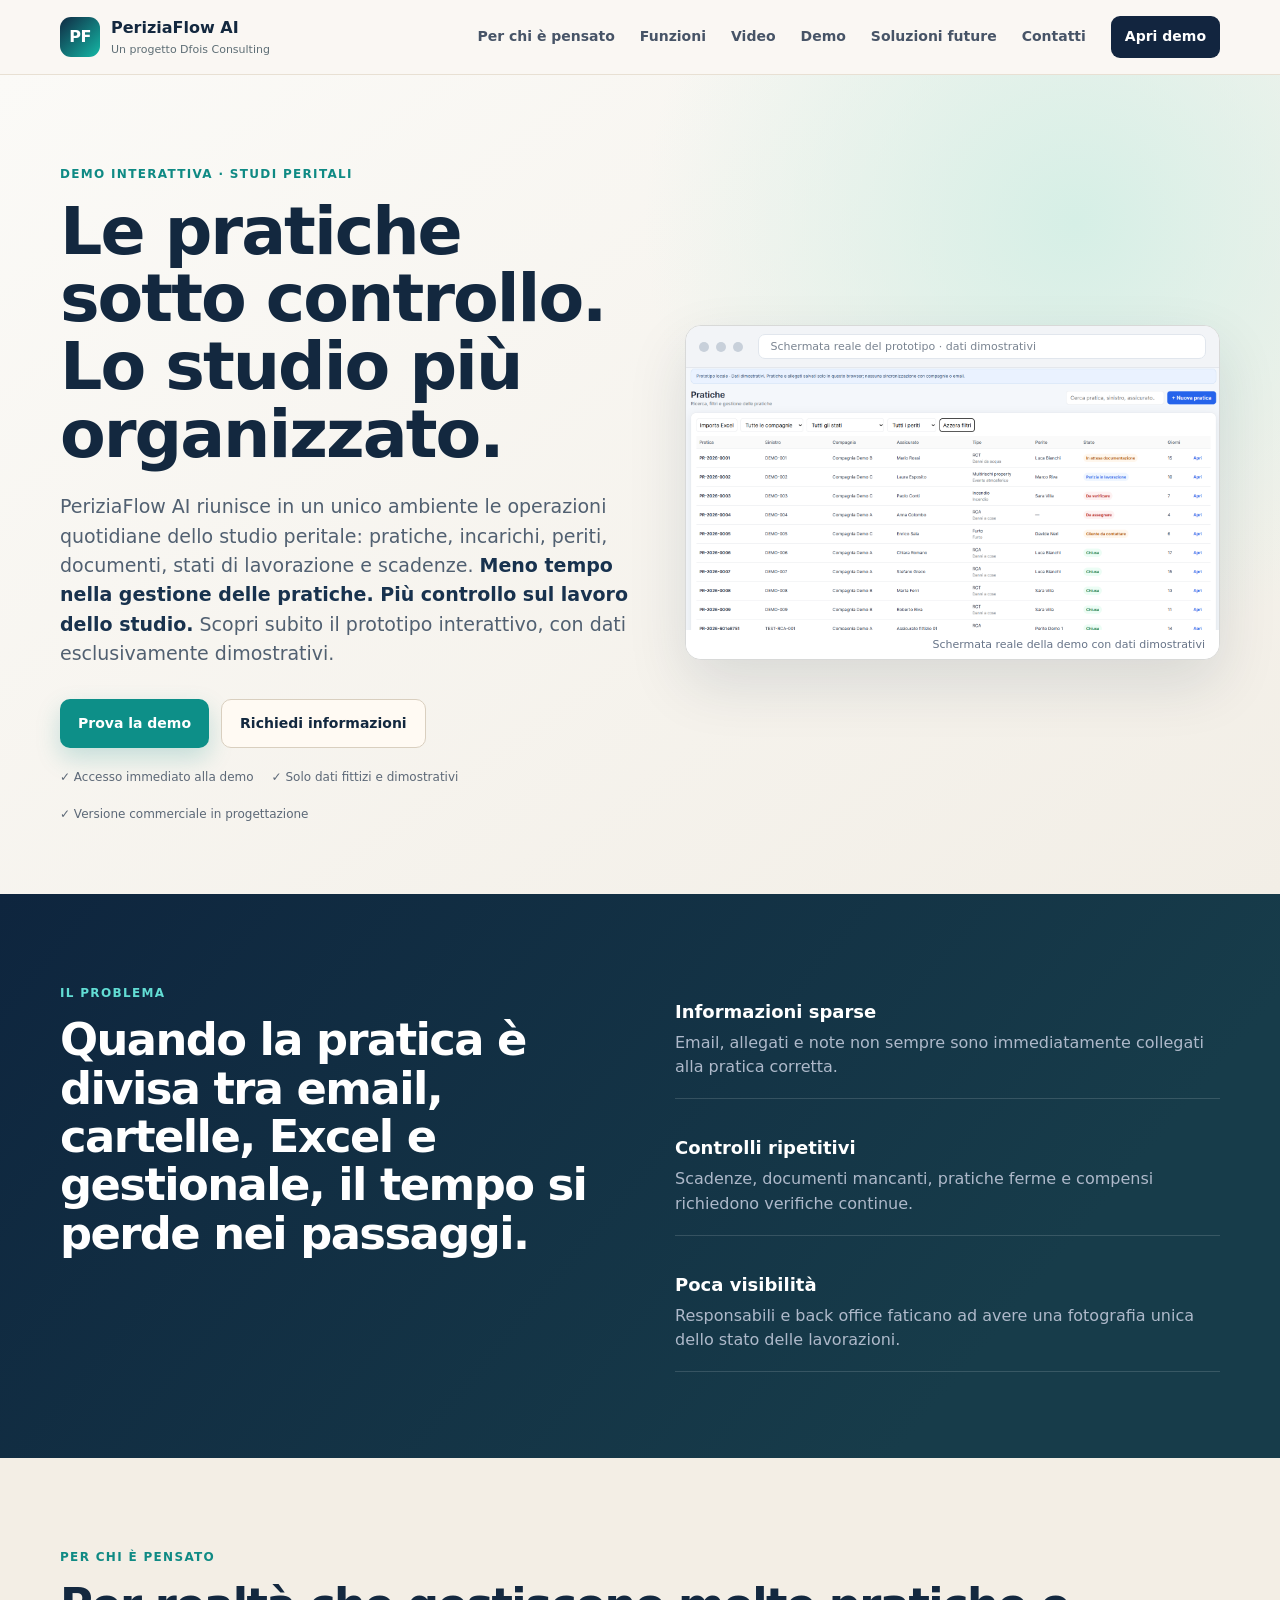
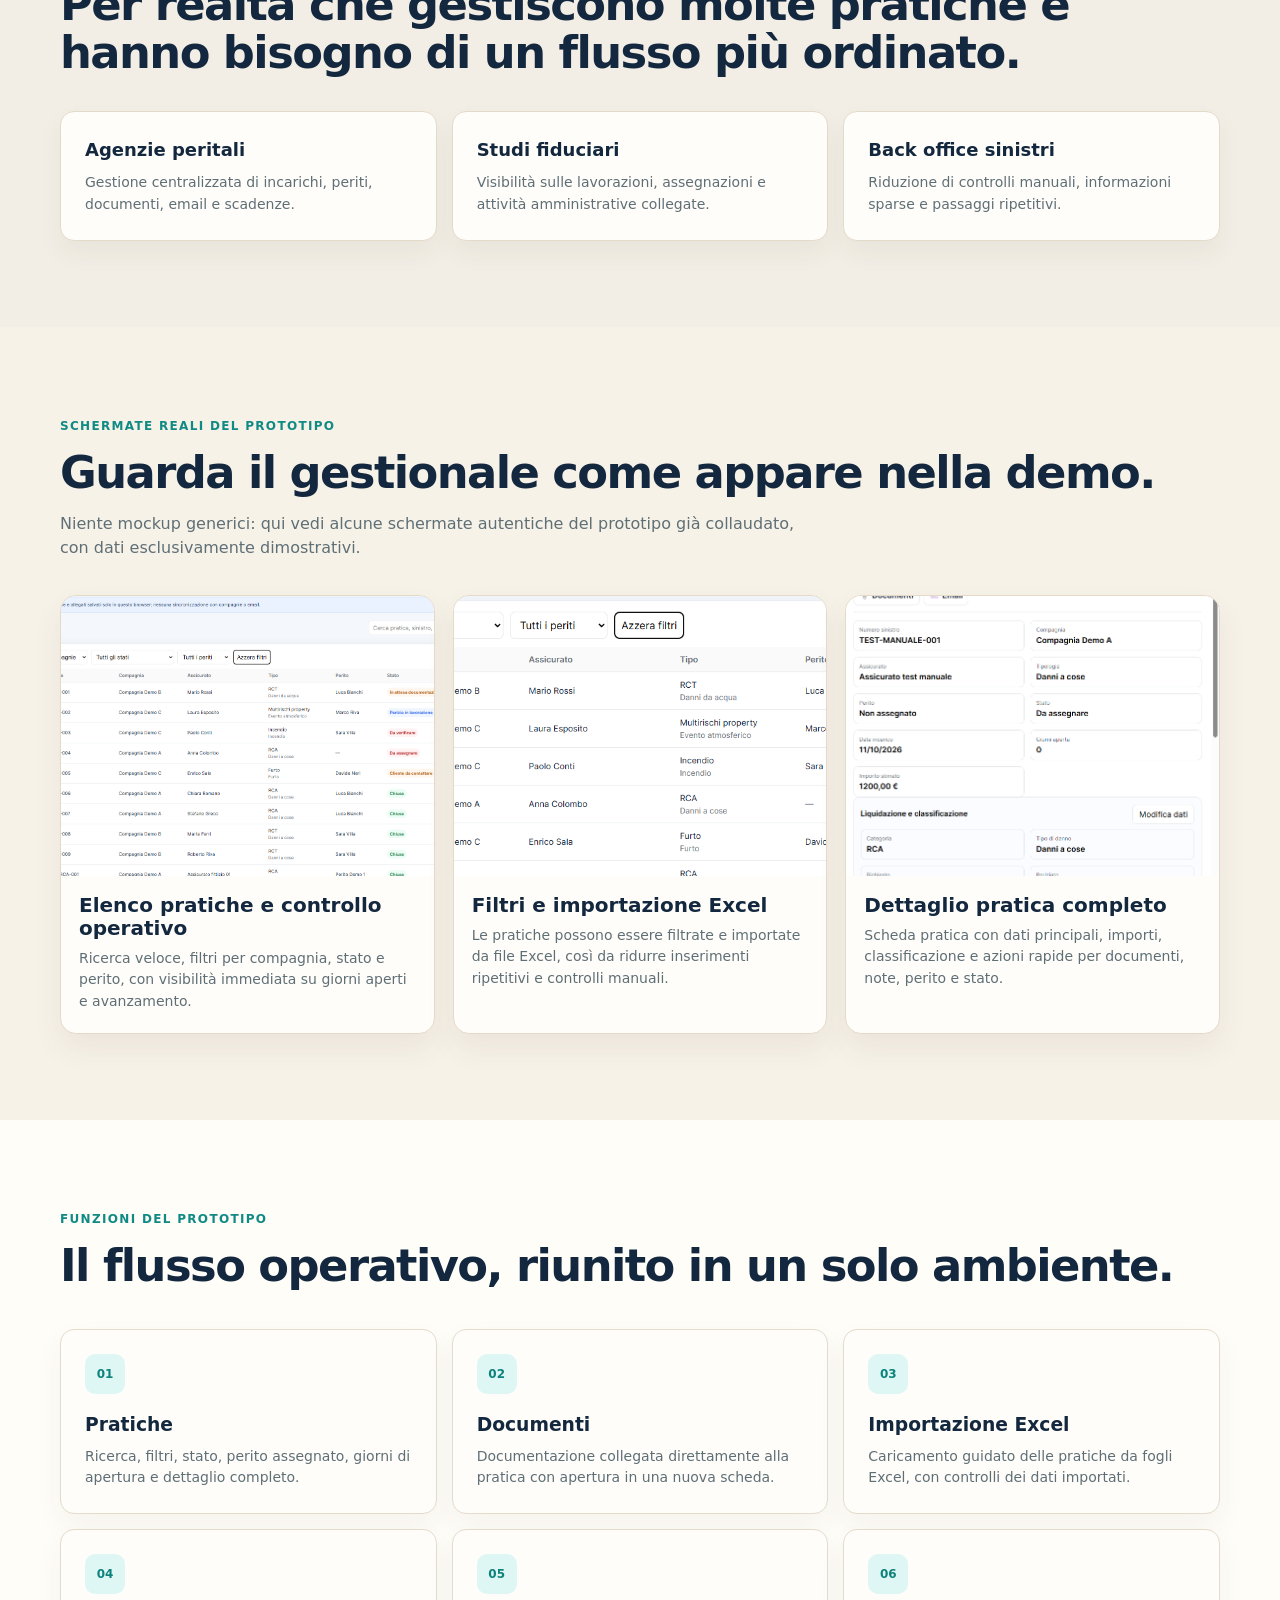
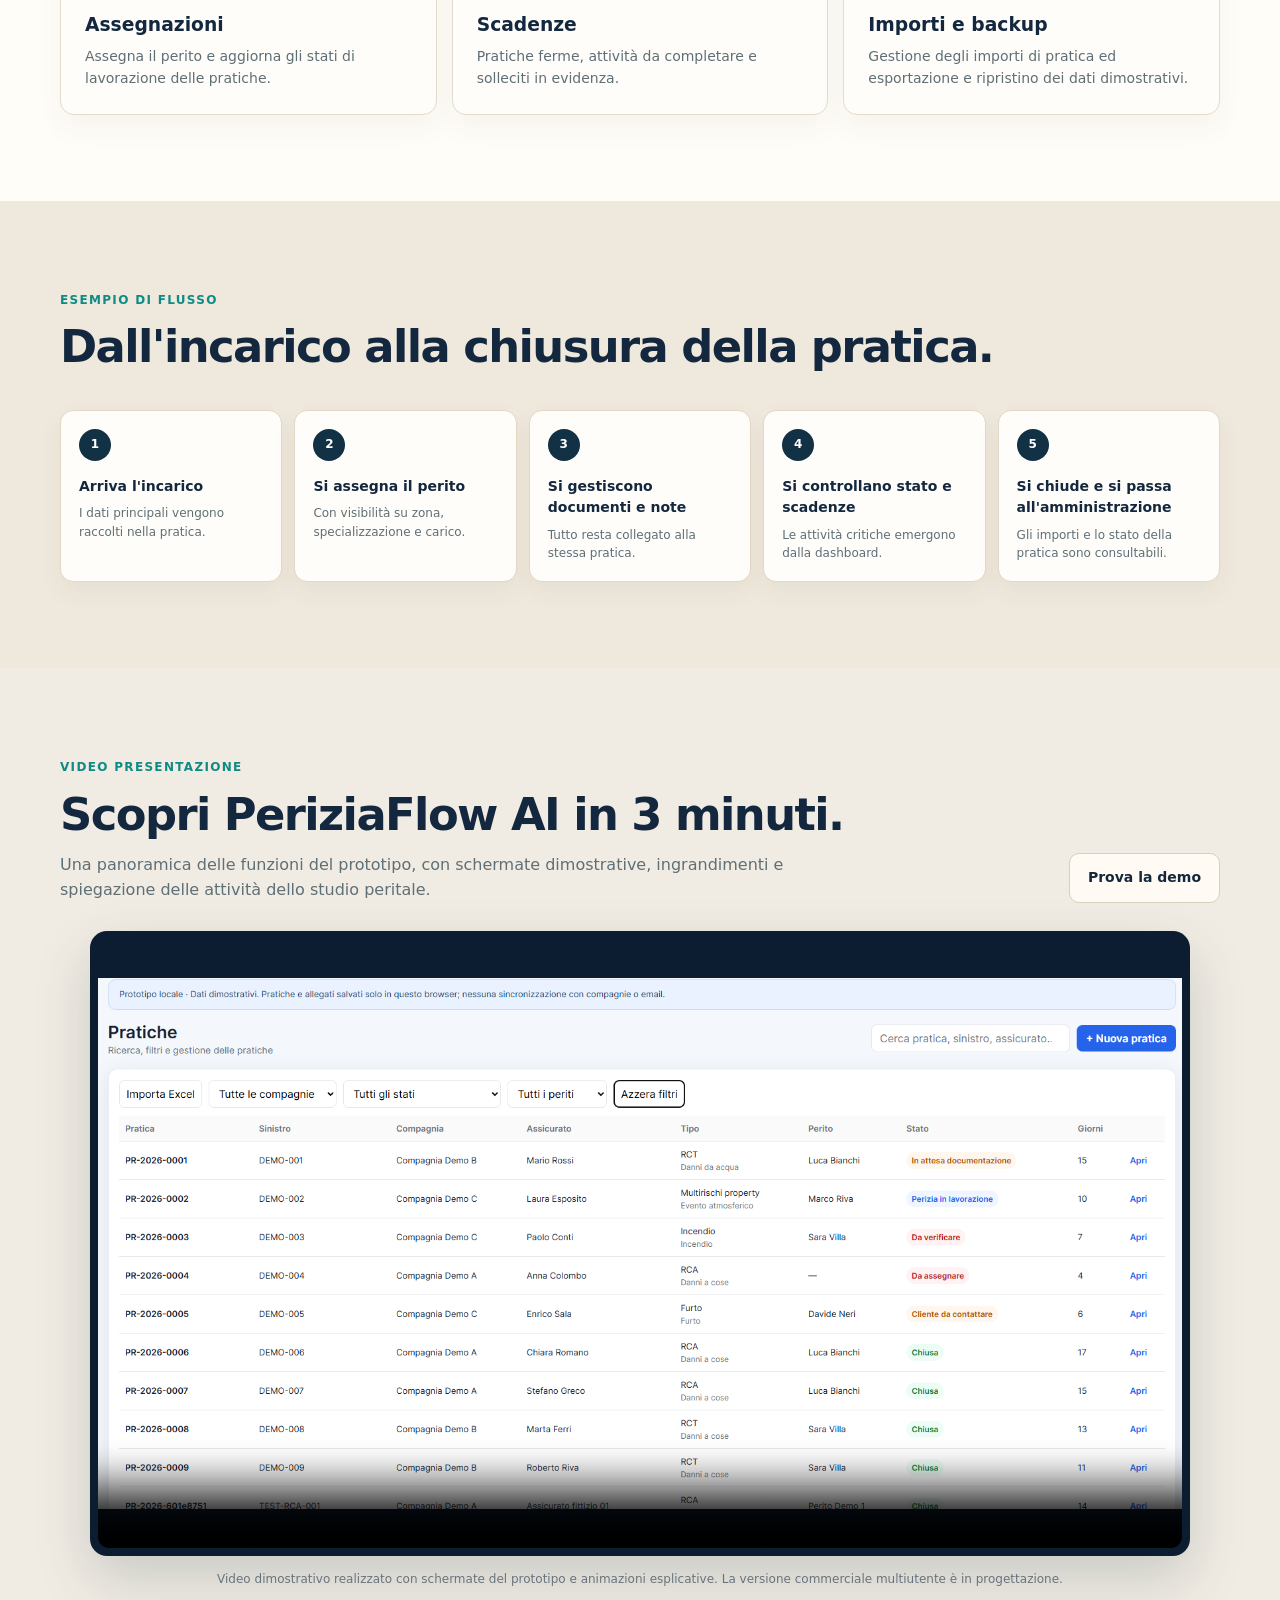
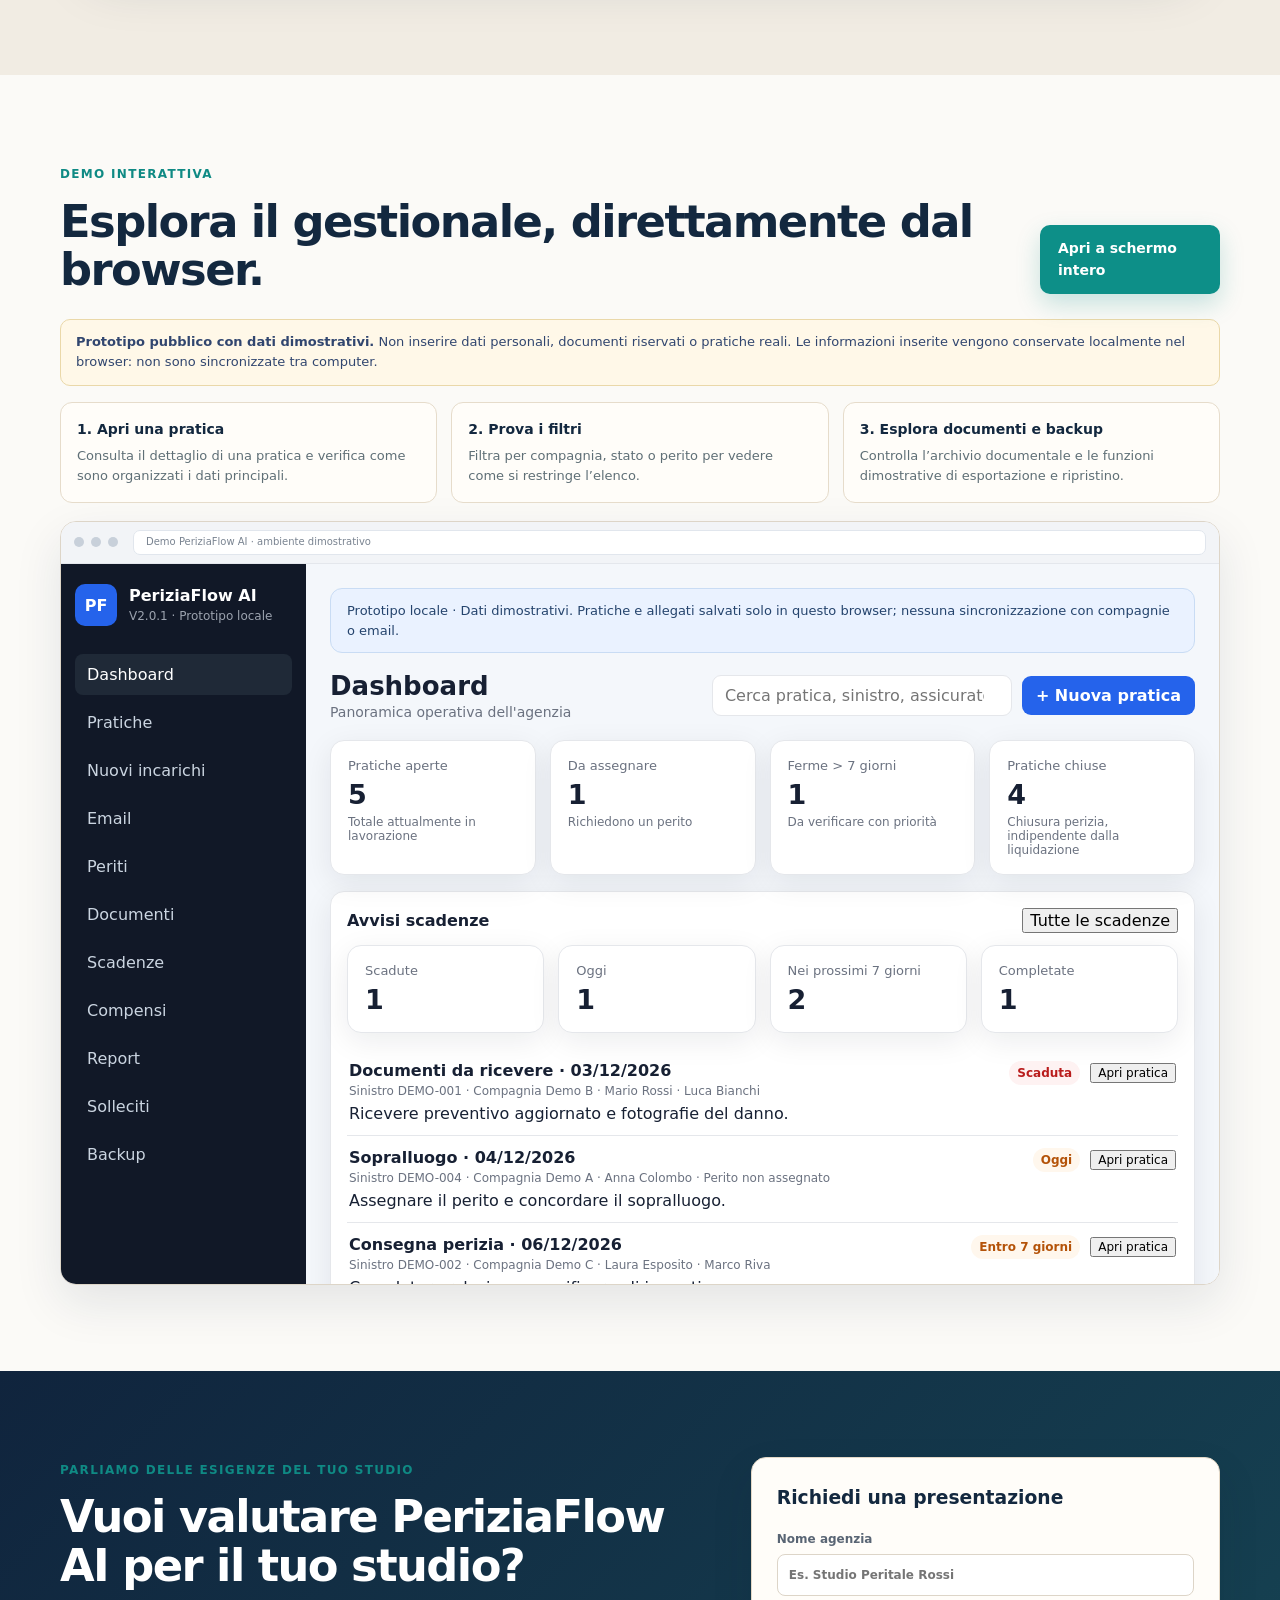
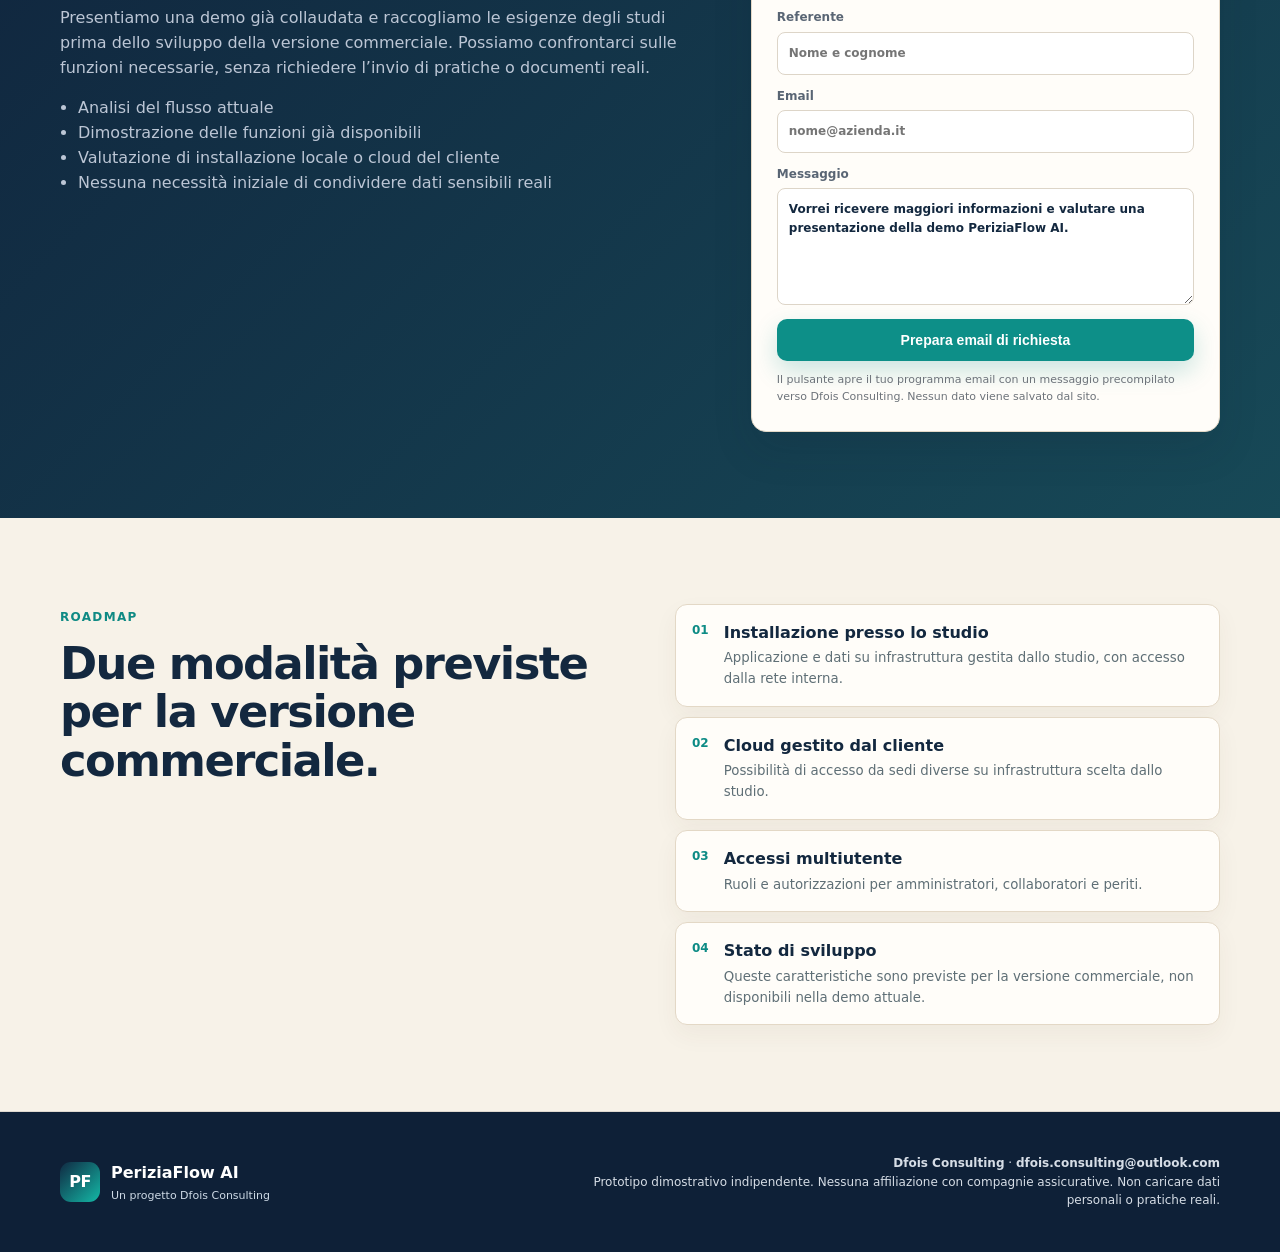
<file: index.html>
<!doctype html>
<html lang="it">
<head>
  <meta charset="utf-8" />
  <meta name="viewport" content="width=device-width, initial-scale=1" />
  <meta name="description" content="Scopri PeriziaFlow AI: demo interattiva del gestionale per studi peritali. Pratiche, documenti, periti, scadenze e importazione Excel in un solo ambiente." />
  <title>PeriziaFlow AI | Gestione pratiche per studi peritali</title>
  <link rel="stylesheet" href="site.css" />
  <link rel="stylesheet" href="palette-hybrid.css" />
</head>
<body>
  <header class="site-header">
    <div class="container nav-wrap">
      <a class="brand" href="#top" aria-label="PeriziaFlow AI home">
        <span class="brand-mark">PF</span>
        <span><strong>PeriziaFlow AI</strong><small>Un progetto Dfois Consulting</small></span>
      </a>
      <nav>
        <a href="#destinatari">Per chi è pensato</a>
        <a href="#funzioni">Funzioni</a>
        <a href="#video">Video</a>
        <a href="#demo">Demo</a>
        <a href="#soluzione">Soluzioni future</a><a href="#pilota">Contatti</a>
        <a class="nav-cta" href="demo/index.html" target="_blank" rel="noopener">Apri demo</a>
      </nav>
    </div>
  </header>

  <main id="top">
    <section class="hero">
      <div class="container hero-grid">
        <div class="hero-copy">
          <span class="eyebrow">DEMO INTERATTIVA · STUDI PERITALI</span>
          <h1>Le pratiche sotto controllo. Lo studio più organizzato.</h1>
          <p class="lead">PeriziaFlow AI riunisce in un unico ambiente le operazioni quotidiane dello studio peritale: pratiche, incarichi, periti, documenti, stati di lavorazione e scadenze. <strong>Meno tempo nella gestione delle pratiche. Più controllo sul lavoro dello studio.</strong> Scopri subito il prototipo interattivo, con dati esclusivamente dimostrativi.</p>
          <div class="hero-actions">
            <a class="btn primary" href="demo/index.html" target="_blank" rel="noopener">Prova la demo</a>
            <a class="btn secondary" href="#pilota">Richiedi informazioni</a>
          </div>
          <div class="trust-line">
            <span>✓ Accesso immediato alla demo</span>
            <span>✓ Solo dati fittizi e dimostrativi</span>
            <span>✓ Versione commerciale in progettazione</span>
          </div>
        </div>

        <div class="hero-panel real-shot" aria-label="Schermata reale del prototipo PeriziaFlow AI">
          <div class="browser-bar"><span></span><span></span><span></span><div>Schermata reale del prototipo · dati dimostrativi</div></div>
          <img src="assets/screen-pratiche.png" alt="Elenco pratiche di PeriziaFlow AI con filtri e stati di lavorazione">
        </div>
      </div>
    </section>

    <section class="problem section">
      <div class="container split">
        <div>
          <span class="eyebrow">IL PROBLEMA</span>
          <h2>Quando la pratica è divisa tra email, cartelle, Excel e gestionale, il tempo si perde nei passaggi.</h2>
        </div>
        <div class="problem-list">
          <div><strong>Informazioni sparse</strong><p>Email, allegati e note non sempre sono immediatamente collegati alla pratica corretta.</p></div>
          <div><strong>Controlli ripetitivi</strong><p>Scadenze, documenti mancanti, pratiche ferme e compensi richiedono verifiche continue.</p></div>
          <div><strong>Poca visibilità</strong><p>Responsabili e back office faticano ad avere una fotografia unica dello stato delle lavorazioni.</p></div>
        </div>
      </div>
    </section>

    <section id="destinatari" class="section audience">
      <div class="container">
        <span class="eyebrow">PER CHI È PENSATO</span>
        <h2>Per realtà che gestiscono molte pratiche e hanno bisogno di un flusso più ordinato.</h2>
        <div class="audience-grid">
          <article><strong>Agenzie peritali</strong><p>Gestione centralizzata di incarichi, periti, documenti, email e scadenze.</p></article>
          <article><strong>Studi fiduciari</strong><p>Visibilità sulle lavorazioni, assegnazioni e attività amministrative collegate.</p></article>
          <article><strong>Back office sinistri</strong><p>Riduzione di controlli manuali, informazioni sparse e passaggi ripetitivi.</p></article>
        </div>
      </div>
    </section>

    <section class="section screenshots">
      <div class="container">
        <span class="eyebrow">SCHERMATE REALI DEL PROTOTIPO</span>
        <h2>Guarda il gestionale come appare nella demo.</h2>
        <p class="section-intro">Niente mockup generici: qui vedi alcune schermate autentiche del prototipo già collaudato, con dati esclusivamente dimostrativi.</p>
        <div class="shot-grid">
          <article class="shot-card">
            <img src="assets/screen-pratiche.png" alt="Elenco pratiche con ricerca, filtri e stati">
            <div class="shot-copy"><h3>Elenco pratiche e controllo operativo</h3><p>Ricerca veloce, filtri per compagnia, stato e perito, con visibilità immediata su giorni aperti e avanzamento.</p></div>
          </article>
          <article class="shot-card">
            <img src="assets/screen-filtri.png" alt="Filtri e importazione Excel nella schermata pratiche">
            <div class="shot-copy"><h3>Filtri e importazione Excel</h3><p>Le pratiche possono essere filtrate e importate da file Excel, così da ridurre inserimenti ripetitivi e controlli manuali.</p></div>
          </article>
          <article class="shot-card">
            <img src="assets/screen-dettaglio.png" alt="Dettaglio pratica con dati, importi e pulsanti di gestione">
            <div class="shot-copy"><h3>Dettaglio pratica completo</h3><p>Scheda pratica con dati principali, importi, classificazione e azioni rapide per documenti, note, perito e stato.</p></div>
          </article>
        </div>
      </div>
    </section>

    <section id="funzioni" class="section features">
      <div class="container">
        <span class="eyebrow">FUNZIONI DEL PROTOTIPO</span>
        <h2>Il flusso operativo, riunito in un solo ambiente.</h2>
        <div class="feature-grid">
          <article><div class="icon">01</div><h3>Pratiche</h3><p>Ricerca, filtri, stato, perito assegnato, giorni di apertura e dettaglio completo.</p></article>
          <article><div class="icon">02</div><h3>Documenti</h3><p>Documentazione collegata direttamente alla pratica con apertura in una nuova scheda.</p></article>
          <article><div class="icon">03</div><h3>Importazione Excel</h3><p>Caricamento guidato delle pratiche da fogli Excel, con controlli dei dati importati.</p></article>
          <article><div class="icon">04</div><h3>Assegnazioni</h3><p>Assegna il perito e aggiorna gli stati di lavorazione delle pratiche.</p></article>
          <article><div class="icon">05</div><h3>Scadenze</h3><p>Pratiche ferme, attività da completare e solleciti in evidenza.</p></article>
          <article><div class="icon">06</div><h3>Importi e backup</h3><p>Gestione degli importi di pratica ed esportazione e ripristino dei dati dimostrativi.</p></article>
        </div>
      </div>
    </section>

    <section class="section workflow">
      <div class="container">
        <span class="eyebrow">ESEMPIO DI FLUSSO</span>
        <h2>Dall'incarico alla chiusura della pratica.</h2>
        <div class="steps">
          <div><span>1</span><strong>Arriva l'incarico</strong><p>I dati principali vengono raccolti nella pratica.</p></div>
          <div><span>2</span><strong>Si assegna il perito</strong><p>Con visibilità su zona, specializzazione e carico.</p></div>
          <div><span>3</span><strong>Si gestiscono documenti e note</strong><p>Tutto resta collegato alla stessa pratica.</p></div>
          <div><span>4</span><strong>Si controllano stato e scadenze</strong><p>Le attività critiche emergono dalla dashboard.</p></div>
          <div><span>5</span><strong>Si chiude e si passa all'amministrazione</strong><p>Gli importi e lo stato della pratica sono consultabili.</p></div>
        </div>
      </div>
    </section>

    <section id="video" class="section video-section">
      <div class="container">
        <div class="video-header">
          <div><span class="eyebrow">VIDEO PRESENTAZIONE</span>
          <h2>Scopri PeriziaFlow AI in 3 minuti.</h2>
          <p class="section-intro">Una panoramica delle funzioni del prototipo, con schermate dimostrative, ingrandimenti e spiegazione delle attività dello studio peritale.</p></div>
          <a class="btn secondary" href="demo/index.html" target="_blank" rel="noopener">Prova la demo</a>
        </div>
        <div class="video-container">
          <video controls playsinline preload="none" poster="assets/screen-pratiche.png" aria-label="Video di presentazione di PeriziaFlow AI">
            <source src="media/periziaflow-presentazione.mp4" type="video/mp4">
            Il browser non supporta il video integrato. <a href="media/periziaflow-presentazione.mp4">Apri il video MP4</a>.
          </video>
        </div>
        <p class="video-caption">Video dimostrativo realizzato con schermate del prototipo e animazioni esplicative. La versione commerciale multiutente è in progettazione.</p>
      </div>
    </section>

    <section id="demo" class="section demo-section">
      <div class="container">
        <div class="section-headline">
          <div><span class="eyebrow">DEMO INTERATTIVA</span><h2>Esplora il gestionale, direttamente dal browser.</h2></div>
          <a class="btn primary" href="demo/index.html" target="_blank" rel="noopener">Apri a schermo intero</a>
        </div>
        <div class="demo-notice"><strong>Prototipo pubblico con dati dimostrativi.</strong> Non inserire dati personali, documenti riservati o pratiche reali. Le informazioni inserite vengono conservate localmente nel browser: non sono sincronizzate tra computer.</div>
        <div class="demo-guide">
          <div><strong>1. Apri una pratica</strong><p>Consulta il dettaglio di una pratica e verifica come sono organizzati i dati principali.</p></div>
          <div><strong>2. Prova i filtri</strong><p>Filtra per compagnia, stato o perito per vedere come si restringe l’elenco.</p></div>
          <div><strong>3. Esplora documenti e backup</strong><p>Controlla l’archivio documentale e le funzioni dimostrative di esportazione e ripristino.</p></div>
        </div>
        <div class="demo-frame-wrap">
          <div class="browser-bar"><span></span><span></span><span></span><div>Demo PeriziaFlow AI · ambiente dimostrativo</div></div>
          <iframe src="demo/index.html" title="Demo dimostrativa PeriziaFlow AI" loading="lazy"></iframe>
        </div>
      </div>
    </section>

    <section id="pilota" class="section pilot">
      <div class="container pilot-card">
        <div>
          <span class="eyebrow">PARLIAMO DELLE ESIGENZE DEL TUO STUDIO</span>
          <h2>Vuoi valutare PeriziaFlow AI per il tuo studio?</h2>
          <p>Presentiamo una demo già collaudata e raccogliamo le esigenze degli studi prima dello sviluppo della versione commerciale. Possiamo confrontarci sulle funzioni necessarie, senza richiedere l’invio di pratiche o documenti reali.</p>
          <ul>
            <li>Analisi del flusso attuale</li>
            <li>Dimostrazione delle funzioni già disponibili</li>
            <li>Valutazione di installazione locale o cloud del cliente</li>
            <li>Nessuna necessità iniziale di condividere dati sensibili reali</li>
          </ul>
        </div>
        <div class="pilot-form">
          <h3>Richiedi una presentazione</h3>
          <label>Nome agenzia<input id="agency" placeholder="Es. Studio Peritale Rossi"></label>
          <label>Referente<input id="contact" placeholder="Nome e cognome"></label>
          <label>Email<input id="email" type="email" placeholder="nome@azienda.it"></label>
          <label>Messaggio<textarea id="message" rows="5">Vorrei ricevere maggiori informazioni e valutare una presentazione della demo PeriziaFlow AI.</textarea></label>
          <button class="btn primary full" id="contactPilot" type="button">Prepara email di richiesta</button>
          <small id="formNote">Il pulsante apre il tuo programma email con un messaggio precompilato verso Dfois Consulting. Nessun dato viene salvato dal sito.</small>
        </div>
      </div>
    </section>

    <section id="soluzione" class="section roadmap">
      <div class="container split">
        <div><span class="eyebrow">ROADMAP</span><h2>Due modalità previste per la versione commerciale.</h2></div>
        <div class="roadmap-items">
          <div><b>01</b><span><strong>Installazione presso lo studio</strong><small>Applicazione e dati su infrastruttura gestita dallo studio, con accesso dalla rete interna.</small></span></div>
          <div><b>02</b><span><strong>Cloud gestito dal cliente</strong><small>Possibilità di accesso da sedi diverse su infrastruttura scelta dallo studio.</small></span></div>
          <div><b>03</b><span><strong>Accessi multiutente</strong><small>Ruoli e autorizzazioni per amministratori, collaboratori e periti.</small></span></div>
          <div><b>04</b><span><strong>Stato di sviluppo</strong><small>Queste caratteristiche sono previste per la versione commerciale, non disponibili nella demo attuale.</small></span></div>
        </div>
      </div>
    </section>
  </main>

  <footer>
    <div class="container footer-inner">
      <div class="brand"><span class="brand-mark">PF</span><span><strong>PeriziaFlow AI</strong><small>Un progetto Dfois Consulting</small></span></div>
      <p><strong>Dfois Consulting</strong> · <a href="mailto:dfois.consulting@outlook.com">dfois.consulting@outlook.com</a><br>Prototipo dimostrativo indipendente. Nessuna affiliazione con compagnie assicurative. Non caricare dati personali o pratiche reali.</p>
    </div>
  </footer>

  <script src="site.js"></script>
</body>
</html>
</file>
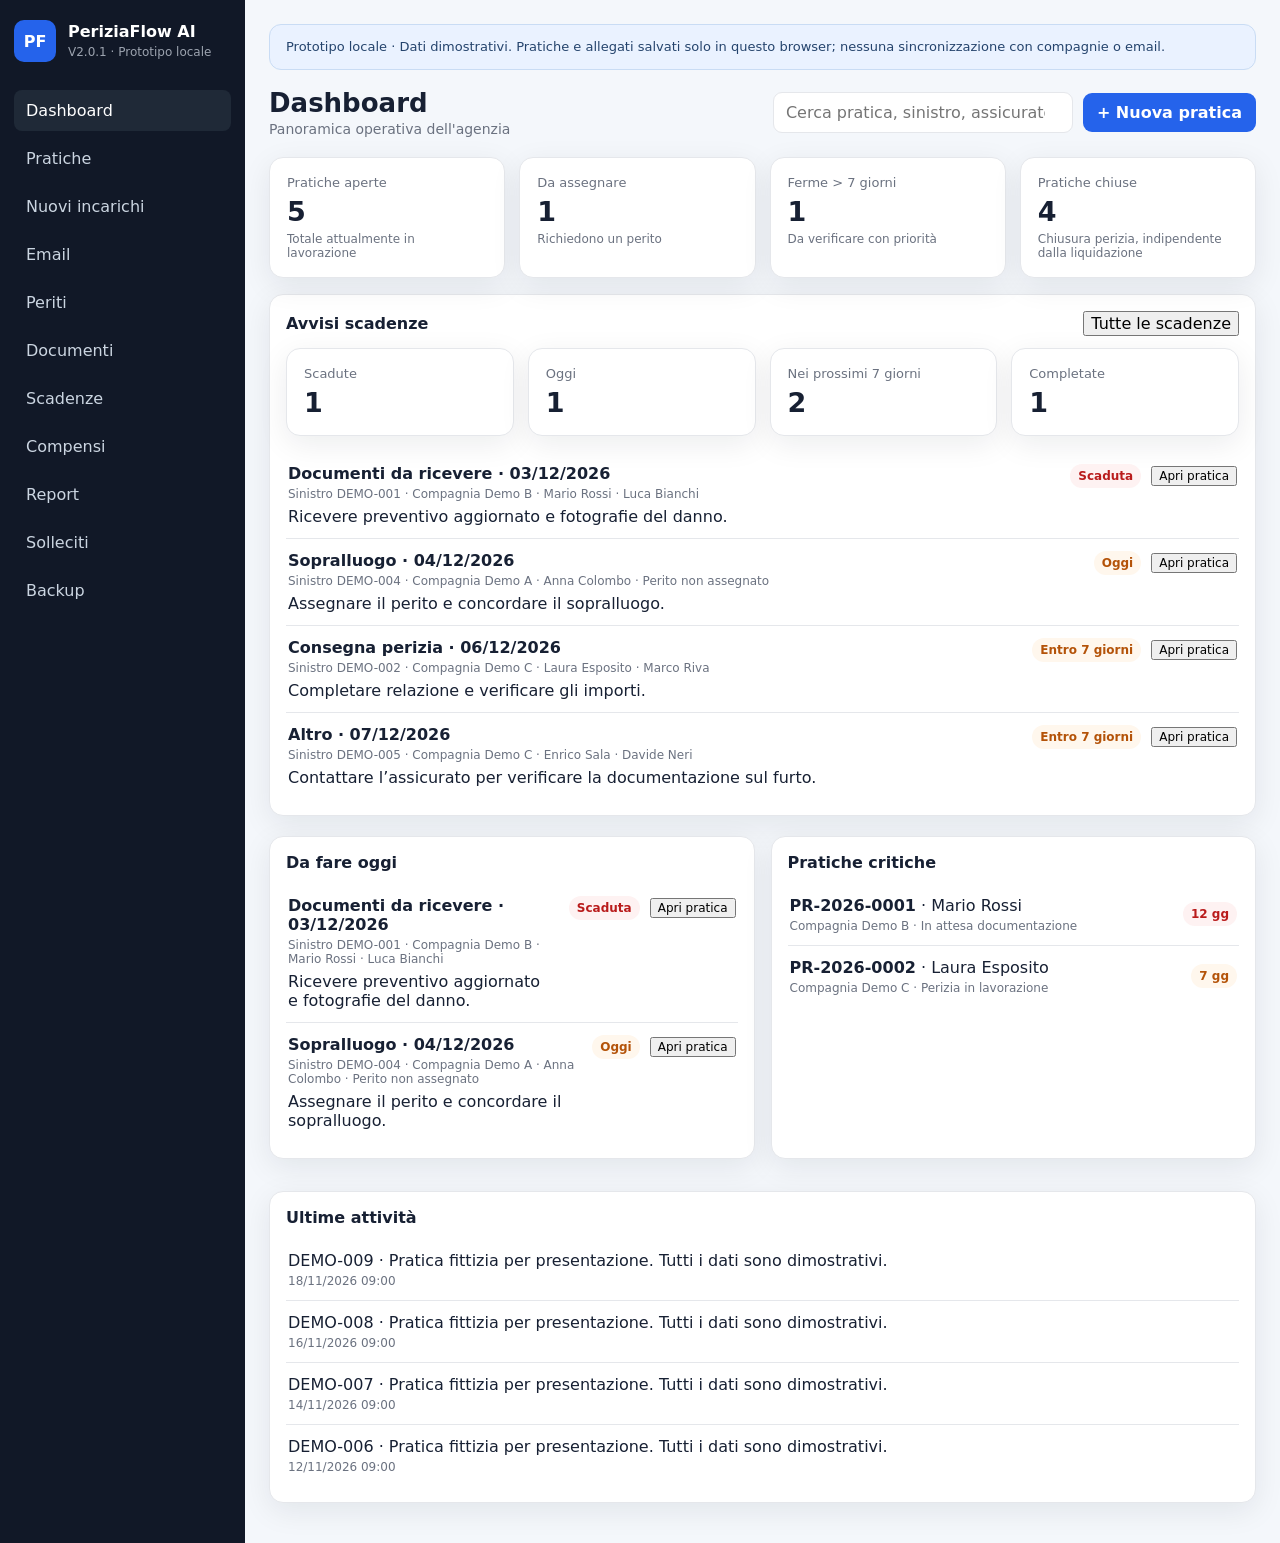
<file: demo/index.html>
<!DOCTYPE html>
<html lang="it">
<head>
  <meta charset="UTF-8" />
  <meta name="viewport" content="width=device-width, initial-scale=1.0" />
  <title>PeriziaFlow AI - V2.0.1</title>
  <link rel="stylesheet" href="styles.css?v=13" />
</head>
<body>
  <div class="app">
    <aside class="sidebar">
      <div class="brand">
        <div class="brand-mark">PF</div>
        <div>
          <h1>PeriziaFlow AI</h1>
          <span>V2.0.1 · Prototipo locale</span>
        </div>
      </div>

      <nav id="nav">
        <button class="nav-item active" data-view="dashboard">Dashboard</button>
        <button class="nav-item" data-view="pratiche">Pratiche</button>
        <button class="nav-item" data-view="incarichi">Nuovi incarichi</button>
        <button class="nav-item" data-view="email">Email</button>
        <button class="nav-item" data-view="periti">Periti</button>
        <button class="nav-item" data-view="documenti">Documenti</button>
        <button class="nav-item" data-view="scadenze">Scadenze</button>
        <button class="nav-item" data-view="compensi">Compensi</button>
        <button class="nav-item" data-view="report">Report</button>
      </nav>
    </aside>

    <main class="main">
      <header class="topbar">
        <div>
          <h2 id="pageTitle">Dashboard</h2>
          <p id="pageSubtitle">Panoramica operativa dell'agenzia</p>
        </div>
        <div class="top-actions">
          <input id="globalSearch" type="search" placeholder="Cerca pratica, sinistro, assicurato..." />
          <button class="primary" id="newCaseBtn">+ Nuova pratica</button>
        </div>
      </header>

      <section id="dashboard" class="view active">
        <div class="cards" id="kpiCards"></div>

        <div class="grid two">
          <div class="panel">
            <div class="panel-head">
              <h3>Da fare oggi</h3>
            </div>
            <div id="todoList"></div>
          </div>

          <div class="panel">
            <div class="panel-head">
              <h3>Pratiche critiche</h3>
            </div>
            <div id="criticalCases"></div>
          </div>
        </div>

        <div class="panel">
          <div class="panel-head">
            <h3>Ultime attività</h3>
          </div>
          <div id="activityFeed"></div>
        </div>
      </section>

      <section id="pratiche" class="view">
        <div class="panel">
          <div class="toolbar">
            <select id="filterCompany">
              <option value="">Tutte le compagnie</option>
            </select>
            <select id="filterStatus">
              <option value="">Tutti gli stati</option>
            </select>
            <select id="filterExpert">
              <option value="">Tutti i periti</option>
            </select>
            <button id="resetFilters">Azzera filtri</button>
          </div>

          <div class="table-wrap">
            <table>
              <thead>
                <tr>
                  <th>Pratica</th>
                  <th>Sinistro</th>
                  <th>Compagnia</th>
                  <th>Assicurato</th>
                  <th>Tipo</th>
                  <th>Perito</th>
                  <th>Stato</th>
                  <th>Giorni</th>
                  <th></th>
                </tr>
              </thead>
              <tbody id="casesTable"></tbody>
            </table>
          </div>
        </div>
      </section>

      <section id="incarichi" class="view">
        <div class="panel">
          <div class="panel-head">
            <h3>Inbox incarichi</h3>
            <span class="badge">AI extraction demo</span>
          </div>
          <div id="assignmentsList"></div>
        </div>
      </section>

      <section id="email" class="view">
        <div class="panel">
          <div class="panel-head">
            <h3>Email classificate</h3>
          </div>
          <div id="emailList"></div>
        </div>
      </section>

      <section id="periti" class="view">
        <div class="panel">
          <div class="panel-head">
            <h3>Anagrafica periti</h3>
          </div>
          <div class="table-wrap">
            <table>
              <thead>
                <tr>
                  <th>Perito</th>
                  <th>Zona</th>
                  <th>Specializzazione</th>
                  <th>Pratiche aperte</th>
                  <th>Tempo medio</th>
                  <th>Disponibilità</th>
                </tr>
              </thead>
              <tbody id="expertsTable"></tbody>
            </table>
          </div>
        </div>
      </section>

      <section id="documenti" class="view">
        <div class="panel">
          <div class="panel-head">
            <h3>Fascicoli per sinistro</h3>
          </div>
          <div id="documentsList"></div>
        </div>
      </section>

      <section id="scadenze" class="view">
        <div class="panel">
          <div class="panel-head">
            <h3>Scadenze e solleciti</h3>
          </div>
          <div id="deadlinesList"></div>
        </div>
      </section>

      <section id="compensi" class="view">
        <div class="cards" id="financeCards"></div>
        <div class="panel">
          <div class="panel-head">
            <h3>Compensi fiduciari</h3>
          </div>
          <div class="table-wrap">
            <table>
              <thead>
                <tr>
                  <th>Perito</th>
                  <th>Pratiche</th>
                  <th>Importo</th>
                  <th>Fattura</th>
                  <th>Scadenza</th>
                  <th>Stato</th>
                </tr>
              </thead>
              <tbody id="paymentsTable"></tbody>
            </table>
          </div>
        </div>
      </section>

      <section id="report" class="view">
        <div class="cards" id="reportCards"></div>
        <div class="grid two">
          <div class="panel">
            <div class="panel-head"><h3>Pratiche per compagnia</h3></div>
            <div id="companyBars"></div>
          </div>
          <div class="panel">
            <div class="panel-head"><h3>Pratiche per stato</h3></div>
            <div id="statusBars"></div>
          </div>
        </div>
      </section>
    </main>
  </div>

  <dialog id="caseDialog">
    <form method="dialog" class="modal">
      <div class="panel-head">
        <h3 id="caseModalTitle">Dettaglio pratica</h3>
        <button class="icon-btn">✕</button>
      </div>
      <div id="caseModalBody"></div>
    </form>
  </dialog>

  <dialog id="newCaseDialog">
    <form method="dialog" class="modal" id="newCaseForm">
      <div class="panel-head">
        <h3>Nuova pratica</h3>
        <button class="icon-btn">✕</button>
      </div>
      <div class="form-grid">
        <label>Numero sinistro<input name="claim" required></label>
        <label>Compagnia<input name="company" required></label>
        <label>Assicurato<input name="insured" required></label>
        <label>Tipologia<input name="type" required></label>
        <label>Perito<input name="expert"></label>
        <label>Stato
          <select name="status">
            <option>Da assegnare</option>
            <option>Assegnata</option>
            <option>Cliente da contattare</option>
            <option>In attesa documentazione</option>
          </select>
        </label>
      </div>
      <div class="modal-actions">
        <button value="cancel">Annulla</button>
        <button value="default" class="primary" id="saveNewCase">Salva pratica</button>
      </div>
    </form>
  </dialog>

  <script src="demo-data.js?v=13"></script>
  <script src="app.js?v=13"></script>
  <script src="v5.js?v=14"></script>
  <script src="import-excel.js?v=13"></script>
  <script src="scadenze.js?v=13"></script>
  <script src="solleciti.js?v=13"></script>
  <script src="backup.js?v=13"></script>
  <script src="demo-reset.js?v=13"></script>
</body>
</html>
</file>
<file: site.css>
:root{--bg:#f6f8fb;--ink:#152033;--muted:#667085;--line:#e4e9f0;--blue:#2457d6;--navy:#0d1930;--soft:#eef4ff;--white:#fff;--green:#087f5b;--shadow:0 18px 50px rgba(13,25,48,.10)}
*{box-sizing:border-box}html{scroll-behavior:smooth}body{margin:0;font-family:Inter,ui-sans-serif,system-ui,-apple-system,BlinkMacSystemFont,"Segoe UI",sans-serif;color:var(--ink);background:var(--bg);line-height:1.55}a{text-decoration:none;color:inherit}.container{width:min(1160px,calc(100% - 40px));margin:auto}.site-header{position:sticky;top:0;z-index:50;background:rgba(255,255,255,.9);backdrop-filter:blur(16px);border-bottom:1px solid var(--line)}.nav-wrap{height:74px;display:flex;align-items:center;justify-content:space-between;gap:30px}.brand{display:flex;align-items:center;gap:11px}.brand-mark{width:40px;height:40px;border-radius:11px;display:grid;place-items:center;background:var(--blue);color:#fff;font-weight:800;letter-spacing:-.03em}.brand strong,.brand small{display:block}.brand small{color:var(--muted);font-size:11px;margin-top:1px}.site-header nav{display:flex;align-items:center;gap:25px;font-size:14px;font-weight:650}.site-header nav>a:not(.nav-cta){color:#475467}.nav-cta{padding:10px 14px;border-radius:9px;background:var(--navy);color:#fff}.hero{padding:86px 0 70px;background:radial-gradient(circle at 85% 18%,#dfe9ff 0,transparent 30%),linear-gradient(180deg,#fff,#f6f8fb)}.hero-grid{display:grid;grid-template-columns:1.03fr .97fr;gap:56px;align-items:center}.eyebrow{display:inline-block;font-size:12px;font-weight:800;letter-spacing:.11em;color:var(--blue);margin-bottom:14px}.hero h1{font-size:clamp(42px,5.2vw,68px);line-height:1.02;letter-spacing:-.045em;margin:0 0 23px}.lead{font-size:19px;color:#516071;max-width:720px;margin:0}.hero-actions{display:flex;gap:12px;margin:30px 0 20px}.btn{display:inline-flex;align-items:center;justify-content:center;border:0;border-radius:10px;padding:13px 18px;font-weight:750;font-size:14px;cursor:pointer}.btn.primary{background:var(--blue);color:#fff;box-shadow:0 8px 20px rgba(36,87,214,.22)}.btn.secondary{background:#fff;border:1px solid var(--line);color:var(--ink)}.btn.full{width:100%}.trust-line{display:flex;gap:18px;flex-wrap:wrap;color:#5c6877;font-size:12px}.hero-panel,.demo-frame-wrap{background:#fff;border:1px solid #dce3ed;border-radius:16px;box-shadow:var(--shadow);overflow:hidden}.browser-bar{height:42px;background:#f2f4f7;border-bottom:1px solid #e4e7ec;display:flex;align-items:center;gap:7px;padding:0 13px}.browser-bar>span{width:10px;height:10px;border-radius:50%;background:#c8d0da}.browser-bar>div{margin-left:8px;background:#fff;border:1px solid #e1e6ed;border-radius:7px;height:25px;display:flex;align-items:center;padding:0 12px;flex:1;font-size:10px;color:#7a8491}.mini-app{height:410px;display:grid;grid-template-columns:78px 1fr}.mini-app aside{background:#111b2f;padding:18px 12px}.mini-app aside b{display:grid;place-items:center;width:34px;height:34px;background:#2457d6;color:#fff;border-radius:8px;margin-bottom:28px}.mini-app aside i{display:block;height:9px;background:#34415a;border-radius:5px;margin:14px 0}.mini-app section{padding:27px}.mini-title{font-weight:800;font-size:17px;margin-bottom:17px}.mini-cards{display:grid;grid-template-columns:repeat(3,1fr);gap:10px}.mini-cards div{border:1px solid var(--line);border-radius:10px;padding:14px}.mini-cards small,.mini-cards strong{display:block}.mini-cards small{font-size:9px;color:var(--muted)}.mini-cards strong{font-size:24px;margin-top:5px}.mini-table{margin-top:18px;border:1px solid var(--line);border-radius:10px;overflow:hidden}.mini-table div{display:grid;grid-template-columns:1fr 1.4fr auto;padding:13px;border-bottom:1px solid var(--line);font-size:10px}.mini-table div:last-child{border-bottom:0}.mini-table span{color:var(--muted)}.mini-table em{font-style:normal;color:#a04b00}.section{padding:86px 0}.section h2{font-size:clamp(32px,3.5vw,48px);line-height:1.08;letter-spacing:-.035em;margin:0}.split{display:grid;grid-template-columns:1fr 1fr;gap:70px;align-items:start}.problem{background:var(--navy);color:#fff}.problem .eyebrow{color:#9cbbff}.problem-list{display:grid;gap:17px}.problem-list>div{padding:18px 0;border-bottom:1px solid rgba(255,255,255,.13)}.problem-list strong{font-size:18px}.problem-list p{margin:5px 0 0;color:#aeb9ca}.features{background:#fff}.feature-grid{display:grid;grid-template-columns:repeat(3,1fr);gap:15px;margin-top:38px}.feature-grid article{border:1px solid var(--line);border-radius:14px;padding:24px;background:#fff}.feature-grid .icon{width:40px;height:40px;border-radius:10px;background:var(--soft);color:var(--blue);display:grid;place-items:center;font-weight:800;font-size:12px}.feature-grid h3{margin:16px 0 7px}.feature-grid p{color:var(--muted);margin:0;font-size:14px}.workflow{background:#f7f9fc}.steps{display:grid;grid-template-columns:repeat(5,1fr);gap:12px;margin-top:38px}.steps>div{background:#fff;border:1px solid var(--line);border-radius:13px;padding:18px}.steps span{display:grid;place-items:center;width:32px;height:32px;border-radius:50%;background:var(--navy);color:#fff;font-size:12px;font-weight:800;margin-bottom:15px}.steps strong{display:block;font-size:14px}.steps p{color:var(--muted);font-size:12px;margin:7px 0 0}.section-headline{display:flex;justify-content:space-between;align-items:end;gap:30px;margin-bottom:25px}.demo-section{background:#fff}.demo-frame-wrap iframe{display:block;width:100%;height:720px;border:0;background:#f4f7fb}.pilot{background:linear-gradient(135deg,#0e1a31,#14284a);color:#fff}.pilot-card{display:grid;grid-template-columns:1.15fr .85fr;gap:60px;align-items:start}.pilot-card p,.pilot-card li{color:#bcc6d5}.pilot-card ul{padding-left:18px}.pilot-form{background:#fff;color:var(--ink);padding:25px;border-radius:15px}.pilot-form h3{margin-top:0}.pilot-form label{display:block;font-size:12px;font-weight:700;color:#596574;margin-top:12px}.pilot-form input,.pilot-form textarea{display:block;width:100%;margin-top:5px;border:1px solid #dbe1ea;border-radius:8px;padding:11px;font:inherit;color:var(--ink);background:#fbfcfe}.pilot-form .btn{margin-top:14px}.pilot-form small{display:block;color:#7a8593;margin-top:10px;font-size:11px}.roadmap-items{display:grid;gap:10px}.roadmap-items>div{display:flex;gap:15px;align-items:flex-start;background:#fff;border:1px solid var(--line);border-radius:12px;padding:16px}.roadmap-items b{color:var(--blue);font-size:12px}.roadmap-items span strong,.roadmap-items span small{display:block}.roadmap-items span small{color:var(--muted);margin-top:3px}footer{background:#fff;border-top:1px solid var(--line);padding:30px 0}.footer-inner{display:flex;justify-content:space-between;align-items:center;gap:25px}.footer-inner p{max-width:650px;color:var(--muted);font-size:12px;text-align:right}
@media(max-width:900px){.site-header nav>a:not(.nav-cta){display:none}.hero-grid,.split,.pilot-card{grid-template-columns:1fr}.hero-panel{max-width:700px}.feature-grid{grid-template-columns:repeat(2,1fr)}.steps{grid-template-columns:1fr 1fr}.demo-frame-wrap iframe{height:600px}.footer-inner{align-items:flex-start;flex-direction:column}.footer-inner p{text-align:left}.section{padding:68px 0}}
@media(max-width:600px){.container{width:min(100% - 26px,1160px)}.site-header nav{gap:8px}.nav-cta{padding:9px 10px;font-size:12px}.hero{padding:55px 0}.hero h1{font-size:43px}.lead{font-size:17px}.hero-actions{flex-direction:column;align-items:stretch}.feature-grid,.steps{grid-template-columns:1fr}.section-headline{align-items:flex-start;flex-direction:column}.demo-frame-wrap iframe{height:570px}.mini-app{height:340px}.mini-cards{grid-template-columns:1fr}.mini-cards div:nth-child(n+2){display:none}.mini-table div{grid-template-columns:1fr auto}.mini-table span{display:none}}

.audience{background:#f8fafc}.audience-grid{display:grid;grid-template-columns:repeat(3,1fr);gap:15px;margin-top:34px}.audience-grid article{background:#fff;border:1px solid var(--line);border-radius:14px;padding:24px}.audience-grid strong{font-size:18px}.audience-grid p{margin:8px 0 0;color:var(--muted);font-size:14px}.demo-notice{margin:0 0 16px;padding:12px 15px;border:1px solid #c9d7ff;background:#f2f6ff;border-radius:10px;color:#31466f;font-size:13px}.footer-inner a{color:var(--blue);font-weight:700}@media(max-width:900px){.audience-grid{grid-template-columns:1fr}}

/* Aggiornamento commerciale: accessibilità e navigazione responsive */
:focus-visible{outline:3px solid #e39b29;outline-offset:3px} .btn:hover,.nav-cta:hover{filter:brightness(.93)}.mini-app{pointer-events:none}.hero-panel:after{content:"Anteprima grafica illustrativa";display:block;font-size:11px;color:#677488;text-align:right;padding:6px 14px;background:#fff}.roadmap-items>div{align-items:flex-start}
@media(max-width:900px){.site-header nav>a:not(.nav-cta){display:none}}
@media(max-width:600px){.hero-panel .mini-app{height:330px}.trust-line{gap:10px}.site-header .brand small{display:none}}


/* Aggiornamento ottobre 2026: schermate reali e guida demo */
.real-shot img{display:block;width:100%;height:auto;background:#fff}.real-shot:after{content:"Schermata reale della demo con dati dimostrativi"}.section-intro{max-width:760px;color:var(--muted);margin:14px 0 0}.screenshots{background:#fff}.shot-grid{display:grid;grid-template-columns:repeat(3,1fr);gap:18px;margin-top:34px}.shot-card{background:#fff;border:1px solid var(--line);border-radius:16px;overflow:hidden;box-shadow:0 10px 24px rgba(13,25,48,.06)}.shot-card img{display:block;width:100%;aspect-ratio:4/3;object-fit:cover;background:#eef2f7}.shot-copy{padding:18px 18px 20px}.shot-copy h3{margin:0 0 8px;font-size:20px;line-height:1.15}.shot-copy p{margin:0;color:var(--muted);font-size:14px}.demo-guide{display:grid;grid-template-columns:repeat(3,1fr);gap:14px;margin:0 0 18px}.demo-guide>div{padding:16px 16px 15px;border:1px solid var(--line);border-radius:12px;background:#f8fafc}.demo-guide strong{display:block;font-size:14px;margin-bottom:6px}.demo-guide p{margin:0;color:var(--muted);font-size:13px}.mini-app{pointer-events:none}.hero-panel.real-shot .browser-bar>div{font-size:11px}.hero-panel.real-shot img{max-height:440px;object-fit:cover}@media(max-width:900px){.shot-grid,.demo-guide{grid-template-columns:1fr}}
/* Presentazione video commerciale */
.video-section{background:#f1ece3}.video-header{display:flex;justify-content:space-between;align-items:end;gap:30px;margin-bottom:28px}.video-header .section-intro{max-width:760px}.video-header .btn{white-space:nowrap}.video-container{max-width:1100px;margin:auto;background:#0d1d31;border-radius:17px;padding:8px;box-shadow:0 22px 55px rgba(16,42,67,.18)}.video-container video{display:block;width:100%;aspect-ratio:16/9;max-height:620px;border-radius:11px;background:#0d1d31;object-fit:contain}.video-caption{font-size:12px;color:#68747d;margin:14px 0 0;text-align:center}@media(max-width:850px){.video-header{flex-direction:column;align-items:flex-start}.video-container{padding:5px}}
</file>
<file: palette-hybrid.css>
:root{
  --bg:#f7f8f6;
  --ink:#13283f;
  --muted:#5f6f76;
  --line:#ddd8cf;
  --blue:#118f8a;
  --navy:#102a43;
  --soft:#f2ebdf;
}
html,body{background:var(--bg)}
.site-header{background:rgba(250,247,242,.92);backdrop-filter:saturate(120%) blur(10px);border-bottom:1px solid #e8e0d3}
.brand-mark{background:linear-gradient(135deg,#102a43,#14b8a6)}
nav a{color:#324355}.hero{background:radial-gradient(circle at 84% 18%,#d6efe6 0,transparent 34%),linear-gradient(145deg,#fbfaf7,#f2eee6)}
.eyebrow{color:#0f8a84}.hero .eyebrow{color:#0f8a84}
.hero-copy h1{letter-spacing:-.03em}.lead strong{color:#18324e}
.hero-panel{box-shadow:0 24px 60px rgba(16,42,67,.12);border-color:#d8d9d8}
.nav-cta{background:#12253f;color:#fff}.nav-cta:hover{background:#0f8a84}
.btn.primary{background:#0d8f88;box-shadow:0 10px 24px rgba(13,143,136,.22)}
.btn.primary:hover{background:#0b7f79}.btn.secondary{background:#fffaf3;border-color:#d9cfbf}
.btn.secondary:hover{background:#f3ebdf}
.problem{background:linear-gradient(130deg,#0e253e,#173c4a 78%)}
.problem .eyebrow{color:#62ddd4}
.problem-list div{border-bottom-color:rgba(255,255,255,.14)}
.audience{background:#f3eee5}
.audience-grid article{background:#fffdf9;border-color:#e4dac9;box-shadow:0 12px 26px rgba(67,54,37,.05)}
.screenshots{background:#f7f2e8}
.shot-card{background:#fffdf9;border-color:#e5dac8;box-shadow:0 14px 30px rgba(74,60,43,.07)}
.features{background:#fffdf8}
.feature-grid article{background:#fffdf9;border-color:#e5dbca;box-shadow:0 12px 28px rgba(70,60,45,.05)}
.feature-grid .icon{background:#dff7f4;color:#0e827c}
.workflow{background:#efe8dc}
.steps div{background:#fffdf9;border-color:#e3d7c5;box-shadow:0 10px 26px rgba(65,52,31,.05)}
.steps span{background:#123145}
.demo-section{background:#fbfaf7}
.demo-notice{background:#fff8e8;border-color:#ead8a9}
.demo-guide>div{background:#fffdf9;border-color:#e6dccb}
.demo-frame-wrap{box-shadow:0 18px 48px rgba(16,42,67,.10);border-color:#ddd5c8}
.pilot{background:linear-gradient(135deg,#10243d,#174957)}
.pilot-card{gap:56px}.pilot-form{background:#fffdf9;border:1px solid #e3d8c7;box-shadow:0 18px 40px rgba(14,30,49,.12)}
.pilot-form input,.pilot-form textarea{background:#fff;border-color:#ddd5c8}
#formNote{color:#6d737a}
.roadmap{background:#f7f2e8}
.roadmap-items div{background:#fffdf9;border:1px solid #e3d8c6;box-shadow:0 10px 24px rgba(80,66,45,.05)}
.roadmap-items b,.footer-inner a{color:#0d8b85}
footer{background:#0e2037}.footer-inner p,.footer-inner small,.footer-inner a{color:#d6dde6}
@media (max-width:900px){.site-header{background:rgba(250,247,242,.97)}}

/* Contrasto del marchio nel footer */
footer .brand strong { color: #ffffff; }
footer .brand small { color: #cdd9e5; }
</file>
<file: demo/styles.css>
:root {
  --bg: #f4f7fb;
  --panel: #ffffff;
  --text: #172033;
  --muted: #6b7280;
  --border: #e5e7eb;
  --accent: #2563eb;
  --accent-soft: #eff6ff;
  --success: #15803d;
  --warn: #b45309;
  --danger: #b91c1c;
  --shadow: 0 8px 30px rgba(15, 23, 42, .08);
}

* { box-sizing: border-box; }
body {
  margin: 0;
  font-family: Inter, ui-sans-serif, system-ui, -apple-system, BlinkMacSystemFont, "Segoe UI", sans-serif;
  background: var(--bg);
  color: var(--text);
}
button, input, select { font: inherit; }
button { cursor: pointer; }

.app { display: grid; grid-template-columns: 245px 1fr; min-height: 100vh; }
.sidebar {
  background: #111827;
  color: white;
  padding: 20px 14px;
}
.brand { display: flex; gap: 12px; align-items: center; margin-bottom: 28px; }
.brand-mark {
  width: 42px; height: 42px; border-radius: 10px;
  display: grid; place-items: center;
  background: #2563eb; font-weight: 800;
}
.brand h1 { font-size: 16px; margin: 0; }
.brand span { color: #9ca3af; font-size: 12px; }

nav { display: grid; gap: 7px; }
.nav-item {
  border: 0;
  background: transparent;
  color: #cbd5e1;
  text-align: left;
  padding: 11px 12px;
  border-radius: 8px;
}
.nav-item:hover, .nav-item.active {
  background: #1f2937;
  color: white;
}

.main { padding: 24px; overflow-x: hidden; }
.topbar {
  display: flex; justify-content: space-between; align-items: center;
  gap: 20px; margin-bottom: 20px;
}
.topbar h2 { margin: 0 0 3px; font-size: 26px; }
.topbar p { margin: 0; color: var(--muted); font-size: 14px; }
.top-actions { display: flex; gap: 10px; align-items: center; }
.top-actions input {
  width: 300px; padding: 10px 12px; border: 1px solid var(--border);
  border-radius: 9px; background: white;
}
.primary {
  border: 0; background: var(--accent); color: white;
  padding: 10px 14px; border-radius: 9px; font-weight: 700;
}
.view { display: none; }
.view.active { display: block; }

.cards {
  display: grid;
  grid-template-columns: repeat(4, minmax(0, 1fr));
  gap: 14px;
  margin-bottom: 16px;
}
.card {
  background: var(--panel);
  border: 1px solid var(--border);
  border-radius: 14px;
  padding: 17px;
  box-shadow: var(--shadow);
}
.card .label { color: var(--muted); font-size: 13px; }
.card .value { font-size: 27px; font-weight: 800; margin-top: 6px; }
.card .sub { margin-top: 5px; color: var(--muted); font-size: 12px; }

.grid.two { display: grid; grid-template-columns: 1fr 1fr; gap: 16px; margin-bottom: 16px; }
.panel {
  background: var(--panel);
  border: 1px solid var(--border);
  border-radius: 14px;
  padding: 16px;
  box-shadow: var(--shadow);
  margin-bottom: 16px;
}
.panel-head { display: flex; justify-content: space-between; align-items: center; margin-bottom: 12px; }
.panel h3 { margin: 0; font-size: 16px; }
.badge {
  background: var(--accent-soft); color: var(--accent);
  padding: 4px 8px; border-radius: 999px; font-size: 12px; font-weight: 700;
}

.list-row {
  display: grid;
  grid-template-columns: 1fr auto;
  gap: 12px;
  align-items: center;
  padding: 12px 2px;
  border-bottom: 1px solid var(--border);
}
.list-row:last-child { border-bottom: 0; }
.meta { color: var(--muted); font-size: 12px; margin-top: 4px; }
.status {
  padding: 5px 8px; border-radius: 999px; font-size: 12px; font-weight: 700;
  display: inline-block; white-space: nowrap;
}
.status.green { color: var(--success); background: #ecfdf5; }
.status.orange { color: var(--warn); background: #fff7ed; }
.status.red { color: var(--danger); background: #fef2f2; }
.status.blue { color: var(--accent); background: #eff6ff; }
.status.gray { color: #4b5563; background: #f3f4f6; }

.toolbar { display: flex; gap: 10px; margin-bottom: 12px; flex-wrap: wrap; }
.toolbar select, .toolbar button {
  border: 1px solid var(--border); background: white;
  padding: 9px 10px; border-radius: 8px;
}
.table-wrap { overflow: auto; }
table { width: 100%; border-collapse: collapse; font-size: 13px; }
th, td { padding: 11px 9px; border-bottom: 1px solid var(--border); text-align: left; }
th { color: var(--muted); font-weight: 700; background: #fafafa; position: sticky; top: 0; }
tr:hover td { background: #fcfcfd; }
.link-btn {
  border: 0; background: transparent; color: var(--accent); font-weight: 700; padding: 0;
}
.icon-btn { border: 0; background: transparent; font-size: 18px; }

.assignment {
  border: 1px solid var(--border); border-radius: 12px;
  padding: 14px; margin-bottom: 12px;
}
.assignment-grid {
  display: grid; grid-template-columns: repeat(4, 1fr);
  gap: 12px; margin: 12px 0;
}
.assignment-grid div span { display: block; color: var(--muted); font-size: 11px; margin-bottom: 3px; }
.assignment-actions { display: flex; gap: 8px; }
.secondary {
  border: 1px solid var(--border); background: white;
  padding: 9px 12px; border-radius: 8px;
}

.progress {
  height: 10px; background: #eef2f7; border-radius: 999px; overflow: hidden; margin-top: 5px;
}
.progress > div { height: 100%; background: var(--accent); border-radius: inherit; }
.bar-row { margin-bottom: 14px; }
.bar-row .line { display: flex; justify-content: space-between; font-size: 13px; }

dialog {
  border: 0; border-radius: 16px; width: min(760px, 92vw);
  box-shadow: 0 20px 60px rgba(0,0,0,.25);
}
dialog::backdrop { background: rgba(15, 23, 42, .55); }
.modal { padding: 4px; }
.detail-grid, .form-grid {
  display: grid; grid-template-columns: 1fr 1fr; gap: 12px;
}
.detail-box {
  border: 1px solid var(--border); border-radius: 10px; padding: 11px;
}
.detail-box span { display: block; color: var(--muted); font-size: 11px; margin-bottom: 4px; }
.form-grid label { color: var(--muted); font-size: 12px; }
.form-grid input, .form-grid select {
  display: block; width: 100%; margin-top: 5px;
  border: 1px solid var(--border); border-radius: 8px; padding: 9px;
}
.modal-actions { display: flex; justify-content: flex-end; gap: 10px; margin-top: 18px; }
.modal-actions button { padding: 9px 12px; border-radius: 8px; border: 1px solid var(--border); }

@media (max-width: 1000px) {
  .app { grid-template-columns: 84px 1fr; }
  .brand h1, .brand span, .nav-item { font-size: 0; }
  .nav-item::first-letter { font-size: 14px; }
  .cards { grid-template-columns: 1fr 1fr; }
  .grid.two { grid-template-columns: 1fr; }
  .topbar { align-items: flex-start; flex-direction: column; }
  .top-actions { width: 100%; }
  .top-actions input { flex: 1; width: auto; }
}
@media (max-width: 680px) {
  .app { display: block; }
  .sidebar { position: static; }
  .brand { margin-bottom: 12px; }
  nav { grid-template-columns: repeat(3, 1fr); }
  .nav-item { font-size: 12px; text-align: center; }
  .brand h1 { font-size: 16px; }
  .brand span { font-size: 12px; }
  .main { padding: 14px; }
  .cards { grid-template-columns: 1fr; }
  .top-actions { flex-direction: column; align-items: stretch; }
  .assignment-grid, .detail-grid, .form-grid { grid-template-columns: 1fr; }
}


.case-tabs {
  display: grid;
  grid-template-columns: 1fr;
  gap: 14px;
  margin-top: 16px;
}
.section-card {
  border: 1px solid var(--border);
  border-radius: 12px;
  padding: 14px;
  background: #fafcff;
}
.section-head {
  display: flex;
  justify-content: space-between;
  gap: 12px;
  align-items: center;
  margin-bottom: 10px;
}
.section-head h4 {
  margin: 0 0 3px;
  font-size: 15px;
}
.docs-list {
  border-top: 1px solid var(--border);
}
.doc-item {
  display: grid;
  grid-template-columns: 1fr auto;
  gap: 10px;
  align-items: center;
  padding: 10px 0;
  border-bottom: 1px solid var(--border);
}
.upload-row {
  display: flex;
  gap: 10px;
  align-items: center;
  margin-top: 12px;
  flex-wrap: wrap;
}
.upload-row input[type="file"] {
  flex: 1;
  min-width: 220px;
  border: 1px dashed var(--border);
  padding: 9px;
  border-radius: 8px;
  background: white;
}
.empty-state {
  color: var(--muted);
  font-size: 13px;
  padding: 12px 0;
}

.back-strip {
  display: flex;
  justify-content: flex-start;
  margin-bottom: 14px;
}
.row-actions {
  display: flex;
  align-items: center;
  gap: 10px;
}

.quick-actions{display:flex;flex-wrap:wrap;gap:8px;margin-bottom:16px;padding-bottom:14px;border-bottom:1px solid var(--border)}
.action-btn{border:1px solid var(--border);background:white;color:var(--text);padding:9px 11px;border-radius:9px;font-weight:700}
.action-btn:hover{background:var(--accent-soft);border-color:#bfdbfe;color:var(--accent)}
.notes-list{border-top:1px solid var(--border)}
.note-item{padding:10px 0;border-bottom:1px solid var(--border);line-height:1.45}
.prototype-notice{background:#eaf2ff;color:#25446d;border:1px solid #c9dcf4;padding:12px 16px;border-radius:12px;margin-bottom:18px;font-size:13px;line-height:1.5}
.folder-grid{display:grid;grid-template-columns:repeat(auto-fit,minmax(220px,1fr));gap:12px;margin:18px 0}.folder-card{display:flex;flex-direction:column;gap:9px;text-align:left;padding:18px;background:#f8faff;border:1px solid #dbe4ee;border-radius:12px;color:#172033;cursor:pointer}.folder-card:hover,.folder-card.selected{border-color:#2563eb;background:#eff6ff}.folder-card span,.folder-card small{color:#536277}.toolbar label,.upload-row label{display:flex;flex-direction:column;gap:6px;font-size:13px}.report-filters{flex-wrap:wrap}.upload-row{flex-wrap:wrap;align-items:end}.error{color:#b91c1c}.back-strip{display:flex;gap:10px;margin:12px 0}#editDialog{width:min(920px,94vw);max-height:90vh;overflow:auto}#reportNotice{font-size:13px;color:#536277}.modal input,.modal select{width:100%;box-sizing:border-box}button:disabled{opacity:.5;cursor:wait}

.danger-btn{background:#fff1f2;color:#b42335;border:1px solid #fecdd3;border-radius:8px;padding:8px 12px;cursor:pointer;font-weight:600}.danger-btn:hover{background:#ffe4e6}.doc-item .danger-btn{margin-left:8px}

#importDialog{width:min(1200px,96vw);max-height:92vh;overflow:auto}#importDialog .modal{max-width:none}#sheetLabel{display:block;margin:16px 0}#sheetLabel[hidden]{display:none}#importMessage{padding:12px;background:#eff6ff;border-radius:8px}#columnMapping{margin:18px 0}#importPreview{margin:20px 0}#importDialog .form-grid{grid-template-columns:repeat(auto-fit,minmax(220px,1fr))}

.backup-actions{display:flex;gap:24px;align-items:center;flex-wrap:wrap;margin:22px 0}.backup-label{display:flex;flex-direction:column;gap:8px}#backupMessage{padding:14px;background:#eff6ff;border-radius:10px}#backupPreview{margin:18px 0}

/* Scadenze V1.8 */
.deadline-row{align-items:flex-start;gap:16px;flex-wrap:wrap}.deadline-row>div:first-child{flex:1;min-width:200px}.deadline-row .row-actions{flex-wrap:wrap;justify-content:flex-end;max-width:450px}.deadline-description{white-space:pre-wrap;overflow-wrap:anywhere;margin-top:6px}.deadline-toolbar label{display:flex;flex-direction:column;gap:6px}#deadlineDialog{width:min(760px,94vw);max-height:90vh}#deadlineDialog textarea{width:100%;box-sizing:border-box;font:inherit;padding:10px;border:1px solid #d9e1ec;border-radius:8px}#deadlineDashboard{margin-bottom:20px}#deadlineDashboard .cards,#scadenze .cards{margin-top:12px}#caseDeadlinePanel .deadline-row{border-bottom:1px solid #e5e7eb}.deadline-row .row-actions button{font-size:12px}
@media(max-width:640px){.deadline-row .row-actions{justify-content:flex-start;max-width:100%}.deadline-toolbar label{width:100%}.deadline-toolbar input,.deadline-toolbar select{width:100%}}

/* Solleciti V1.9 */
#reminderDialog{width:min(900px,94vw);max-height:92vh}.reminder-field{display:flex;flex-direction:column;gap:6px;margin-top:14px}#reminderDialog input,#reminderDialog textarea{box-sizing:border-box;width:100%;font:inherit;padding:10px;border:1px solid #d9e1ec;border-radius:8px}#reminderDialog .modal-actions{flex-wrap:wrap}#reminderDialog textarea{white-space:pre-wrap}#reminderMessage{min-height:24px;color:#174ea6}.reminder-row{gap:16px;flex-wrap:wrap}.reminder-row>div:first-child{flex:1;min-width:180px;overflow-wrap:anywhere}.reminder-row .row-actions{flex-wrap:wrap}#reminderSuggestions{max-height:450px;overflow:auto}#solleciti .toolbar label{display:flex;flex-direction:column;gap:6px}
</file>
